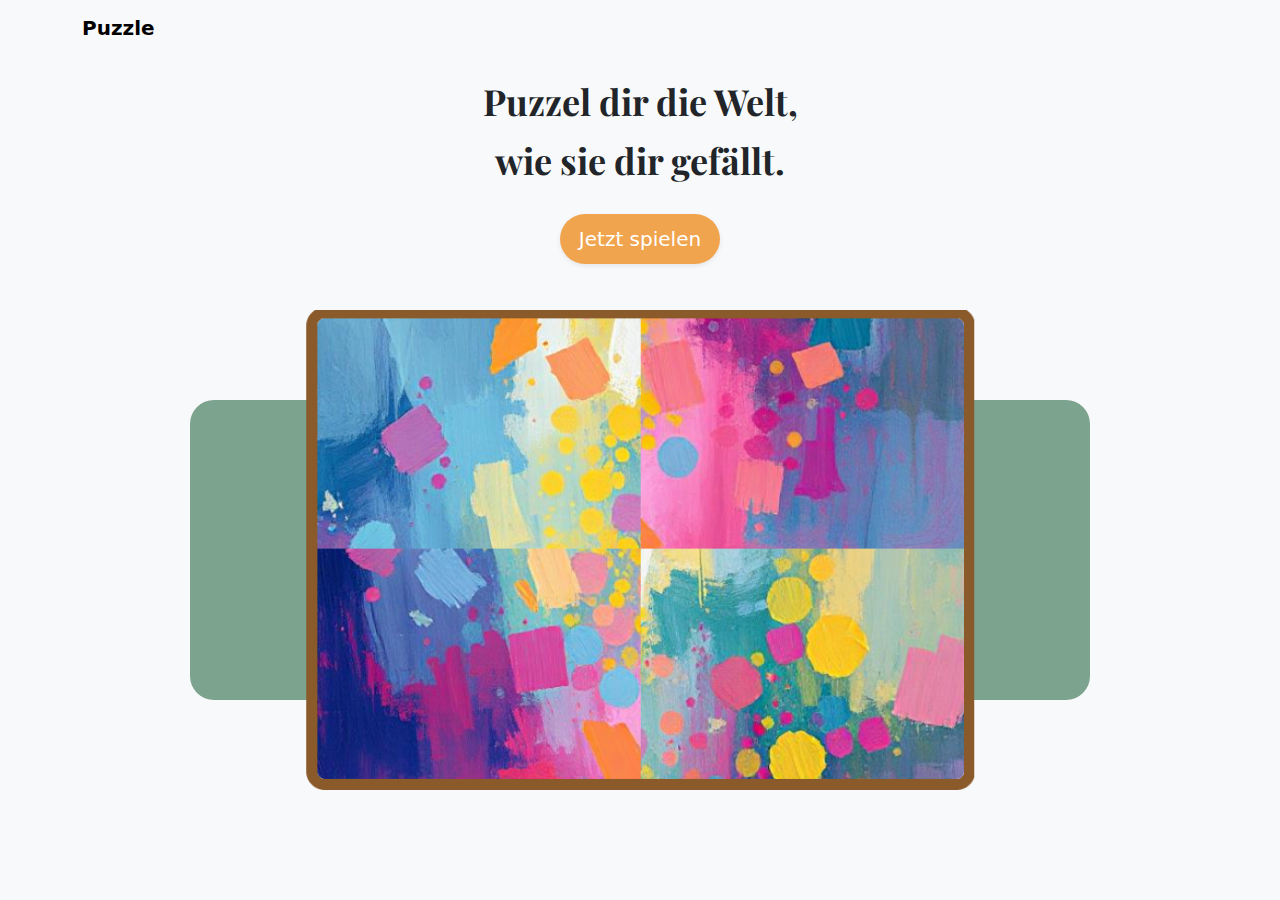
<file: index.html>
<!doctype html>
<html lang="en">
<head>
    <meta charset="UTF-8">
    <meta name="viewport" content="width=device-width, initial-scale=1">
    <title>Document</title>
    <link rel="preconnect" href="https://fonts.googleapis.com">
    <link rel="preconnect" href="https://fonts.gstatic.com" crossorigin>
    <link href="https://fonts.googleapis.com/css2?family=Playfair+Display:wght@400;700;900&display=swap" rel="stylesheet">
    <link rel="stylesheet" href="css/bootstrap.css">
    <link rel="stylesheet" href="css/style.css">
    <script src="js/bootstrap.js"></script>
</head>
<!-- Body für die Startseite -->
<body>
    <!-- Neue weiße Navigationsleiste (Bootstrap) -->
    <nav class="navbar navbar-expand-lg navbar-light bg-white">
        <div class="container">
            <a class="navbar-brand" href="#">Puzzle</a>
            <button class="navbar-toggler" type="button" data-bs-toggle="collapse" data-bs-target="#navbarSupportedContent" aria-controls="#navbarSupportedContent" aria-expanded="false" aria-label="Toggle navigation">
                <span class="navbar-toggler-icon"></span>
            </button>
            <div class="collapse navbar-collapse" id="navbarSupportedContent">
                <ul class="navbar-nav ms-auto mb-2 mb-lg-0">
                </ul>
            </div>
        </div>
    </nav>

    <main class="container py-4">
        <div class="text-center">
            <h1 class="mb-3">Puzzel dir die Welt,</h1>
            <h1 class="mb-3">wie sie dir gefällt.</h1>
            <!-- Link zum Konfigurationsbildschirm: jetzt auf configGame.html zeigen -->
            <a href="configGame.html" id="open-config" class="btn cta-btn btn-lg">Jetzt spielen</a>
        </div>

        <!-- Abgerundetes Rechteck, bündig mit den Rändern der .container-Elemente -->
        <div class="accent mt-4">
            <div class="accent-rect"></div>
            <img src="Home.png" alt="Home" class="accent-home">
        </div>
    </main>

    <script src="js/init.js"></script>
</body>
</html>
</file>
<file: css/style.css>
body {
  background-color: #f8f9fa;
  color: #212529;
  font-family: system-ui, -apple-system, "Segoe UI", Roboto, "Helvetica Neue", Arial;
  margin: 0;
}

html, body {
  height: 100%;
  overflow: auto; /* Scrollen auf allen Seiten erlauben */
}

/* Navbar-Styling */
.navbar.bg-white {
  background-color: #f8f9fa !important;
}
.navbar {
  box-shadow: none;
  border-bottom: none;
}
.navbar .navbar-brand {
  font-weight: 600;
}
.navbar .nav-link.active {
  font-weight: 600;
  color: #0d6efd; /* Bootstrap-Primary */
}

main.container, main.d-flex {
  height: auto;
  overflow: visible;
}

main.container {
  padding-top: 1rem;
}

/* Button in der Navbar */
.nav-btn {
  background-color: #2a614d;
  color: #ffffff;
  border: none;
  border-radius: 999px;
  transition: background-color 150ms ease, transform 120ms ease;
}
.nav-btn:hover,
.nav-btn:focus {
  background-color: #234f3f;
  color: #fff;
  text-decoration: none;
  transform: translateY(-1px);
}
.nav-btn:active {
  transform: translateY(0);
}

/* Einstellungen-Knopf in playZone: gleiche Optik wie .nav-btn, nur orange */
.settings-btn {
  background-color: #e5943f;
  color: #ffffff;
  border: none;
  border-radius: 999px;
  transition: background-color 150ms ease, transform 120ms ease;
}
.settings-btn:hover,
.settings-btn:focus {
  background-color: #d27f2d; /* etwas dunkleres Orange beim Hover */
  color: #ffffff;
  text-decoration: none;
  transform: translateY(-1px);
}
.settings-btn:active {
  transform: translateY(0);
}

.text-center h1 {
  font-size: 2.25rem;
  font-weight: 700;
  font-family: 'Playfair Display', Georgia, 'Times New Roman', serif;
}
.text-center {
  /* Platz unter Überschrift/CTA schaffen, damit das überstehende Bild/Rechteck nicht hineinragt */
  margin-bottom: 6vh; /* leicht reduziert: genug Puffer unter dem CTA, aber Platz für das überstehende Bild */
}
.text-center .cta-btn {
  background-color: #f0a44d;
  color: #ffffff; /* Textfarbe angepasst */
  border: none;
  padding: 0.6rem 1.2rem;
  border-radius: 999px;
  margin-top: 1rem;
  display: inline-block;
  visibility: visible;
  opacity: 1;
  position: relative;
  z-index: 50;
  box-shadow: 0 .12rem .35rem rgba(0,0,0,.08);
}
.text-center .cta-btn:hover,
.text-center .cta-btn:focus {
  background-color: #e5943f;
  color: #ffffff;
  text-decoration: none;
}

/* Accent-Wrapper: umgibt sowohl das Bild als auch das grüne Rechteck */
.accent {
  position: relative;
  width: 100%;
  display: block;
  height: auto;
  min-height: 320px;
}

/* Accent-Rect: jetzt absolut innerhalb des Wrappers, zentriert zur Bildmitte */
.accent-rect {
  position: absolute;
  left: 50%;
  top: calc(50% + 4.5rem);
  transform: translate(-50%, -50%);
  width: 100%;
  max-width: 900px;
  height: 300px;
  background-color: #7ca38e;
  border-radius: 24px;
  z-index: 0;
  pointer-events: none;
}

/* Bild, welches in der Mitte des grünen Rechtecks sitzt */
.accent-home {
  position: absolute;
  left: 50%;
  top: calc(50% + 4.5rem);
  transform: translate(-50%, -50%);
  height: 150%;
  width: auto;
  object-fit: contain; /* skaliert ohne Verzerren */
  display: block;
  z-index: 1;
  pointer-events: none;
}

/* Styles für configGame.html */
.config-container {
  width: 100%;
  max-width: 520px;
  background: #f6faf6;
  padding: 20px;
  border-radius: 14px;
  box-shadow: 0 10px 25px rgba(0,0,0,0.08);
  margin: 16px;

  /* Einheitliche vertikale Abstände: Flex-Column mit Gap */
  display: flex;
  flex-direction: column;
  gap: 1rem;
}

/* Entferne doppelte Bootstrap-Abstände innerhalb des Config-Containers
   damit nur das oben definierte gap wirkt. Wir zielen nur auf direkte Kinder. */
.config-container > .mb-3,
.config-container > .mt-2,
.config-container > .text-center {
  margin: 0 !important;
}


.config-container .panel {
  margin: 0;
  background: #e4f5ec;
  padding: 12px;
  border-radius: 10px;
}

/* Bild-Vorschau */
.config-container #image-preview {
  max-width: 100%;
  max-height: 200px;
  display: block;
  margin-left: auto;
  margin-right: auto;
  border-radius: 8px;
}

/* Button-Wrapper */
.config-container .text-center { margin: 0 !important; }

/* Selected state für Buttons in der Config-Seite */
.config-container .btn.difficulty-btn.selected,
.config-container .btn.size-btn.selected,
.config-container .btn.btn-outline-secondary.selected {
  background-color: #2a614d !important;
  color: #ffffff !important;
  border-color: #173b30 !important;
  box-shadow: 0 10px 30px rgba(36,79,63,0.18), inset 0 -3px 0 rgba(0,0,0,0.06) !important;
  transform: translateY(-1px);
  transition: transform 120ms ease, box-shadow 160ms ease;
}

/* Fallback */
.config-container .btn.size-btn[aria-pressed="true"],
.config-container .btn.difficulty-btn[aria-pressed="true"],
.config-container .btn[aria-pressed="true"] {
  background-color: #2a614d !important;
  color: #ffffff !important;
  border-color: #173b30 !important;
  box-shadow: 0 10px 30px rgba(36,79,63,0.18), inset 0 -3px 0 rgba(0,0,0,0.06) !important;
  transform: translateY(-1px);
}

/* Styles für playZone */
:root {
  --frame-radius: 20px;
  --frame-ring: 12px;
  --frame-gap: 14px;
  --placeholder-bg: #fbfaf8;
  --cell-gap: 6px; /* Abstand zwischen Puzzleteilen */
}

.frame {
  background: transparent;
  border-radius: var(--frame-radius);
  border: none;
  padding: 0;
  display: flex;
  align-items: center;
  justify-content: center;
  box-shadow: 0 6px 18px rgba(0,0,0,0.06);
  box-sizing: border-box;
  max-width: 100%;
  width: 100%;
}

.puzzle-placeholder {
  width: min(720px, 86vw);
  height: auto;
  max-height: none;
  overflow: hidden;
  border-radius: var(--frame-radius);
  padding: 0;
  box-sizing: border-box;
  background: transparent;

  /* sichtbarer Rahmen sitzt direkt am Platzhalter und umschließt das Grid */
  border: var(--frame-ring) solid #8b5a2b;
  display: flex;
  align-items: stretch;
  justify-content: stretch;
}

.puzzle-grid {
  width: 100%;
  height: 100%;
  display: grid;
  gap: 0;
  align-items: stretch;
  justify-items: stretch;
  background: transparent;
  padding: 0;
  box-sizing: border-box;
  grid-auto-rows: 1fr;
}
.puzzle-cell {
  background: #eaeaea;
  border-radius: 0;
  overflow: hidden;
  display: flex;
  align-items: center;
  justify-content: center;
  position: relative;
  border: 0;
  aspect-ratio: 1 / 1;
}
.puzzle-cell img { width: 100%; height: 100%; object-fit: cover; display: block; }
.puzzle-cell.placeholder { background: #e0e0e0; }
.puzzle-cell.drop-target {
  outline: 3px dashed rgba(36,79,63,0.7);
  transition: outline 120ms ease;
}

/* sicherstellen, dass der Puzzle-Inhalt zentriert bleibt unter dem Rahmen */
.frame, .puzzle-placeholder { margin-left: auto; margin-right: auto; }

/* Hinweis-Thumb (derzeit ungenutzt) für fehlende Puzzlestücke */
.thumb.empty-hint {
  display: flex;
  align-items: center;
  justify-content: center;
  color: #666;
  font-size: 0.9rem;
  background: #f7f7f7;
  border: 1px dashed #ccc;
  cursor: default;
}

/* Thumbnails-Leiste horizontal scrollen */
.thumbs-bar {
  width: 100%;
  align-items: center;
}
.thumbs-container {
  overflow-x: auto;
  overflow-y: hidden;
  max-height: 120px;
}
.thumbs {
  display: inline-flex;
  gap: 8px;
  align-items: stretch;
  width: max-content;
}
.thumb {
  flex: 0 0 auto;
  overflow: hidden; /* verhindert, dass Bilder aus dem Thumb ragen */
  display: inline-flex;
  align-items: center;
  justify-content: center;
}
.thumb img {
  width: 100%;
  height: 100%;
  object-fit: contain; /* verhindert Zuschneiden/Zoomen der Thumbs */
  display: block;
  border-radius: 4px;
}

/* Ghost-Bild während Touch-Dragging */
.drag-ghost {
  position: fixed;
  pointer-events: none;
  z-index: 9999;
  width: 80px;
  height: auto;
  opacity: 0.95;
  border-radius: 8px;
  box-shadow: 0 8px 20px rgba(0,0,0,0.25);
  transform: translate3d(0,0,0);
}

/* Kleine visuelle Abschwächung des Originalelements beim Touch-Dragging */
.touch-dragging {
  opacity: 0.6;
  filter: brightness(0.95) saturate(0.9);
  transition: opacity 120ms ease;
}

/* Victory modal next button custom color */
#victory-next-btn {
  background-color: #e5943f !important;
  border-color: #e5943f !important;
  color: #ffffff !important;
  border-radius: 999px;
  padding: 0.45rem 1rem;
  font-weight: 600;
  box-shadow: 0 6px 18px rgba(0,0,0,0.08);
  transition: background-color 120ms ease, transform 120ms ease;
}
#victory-next-btn:hover,
#victory-next-btn:focus {
  background-color: #d27f2d !important;
  border-color: #d27f2d !important;
  color: #ffffff !important;
  transform: translateY(-1px);
}

/* restart knopf und next-puzzle knopf: orange, abgerundet, hover-effekt */
#restart-btn,
#next-puzzle-btn {
  background-color: #e5943f !important;
  border-color: #e5943f !important;
  color: #ffffff !important;
  border-radius: 999px !important;
  padding: 0.45rem 0.9rem !important;
  box-shadow: 0 6px 18px rgba(0,0,0,0.08) !important;
  transition: background-color 120ms ease, transform 120ms ease;
}
#restart-btn:hover,
#next-puzzle-btn:hover,
#restart-btn:focus,
#next-puzzle-btn:focus {
  background-color: #d27f2d !important;
  border-color: #d27f2d !important;
  transform: translateY(-1px);
}


#restart-btn.btn-outline-danger,
#next-puzzle-btn.btn-outline-primary {
  background-color: #e5943f !important;
  border-color: #e5943f !important;
  color: #ffffff !important;
}


#save-settings {
  border-radius: 999px !important;
  padding: 0.45rem 0.9rem !important;
  transition: background-color 120ms ease, transform 120ms ease;
}
#save-settings:active,
#save-settings:focus {
  background-color: #173b30 !important;
  border-color: #173b30 !important;
  color: #ffffff !important;
  transform: translateY(0);
}


#settingsModal .count-btn.selected,
#settingsModal .count-btn[aria-pressed="true"] {
  background-color: #173b30 !important;
  border-color: #173b30 !important;
  color: #ffffff !important;
}
</file>
